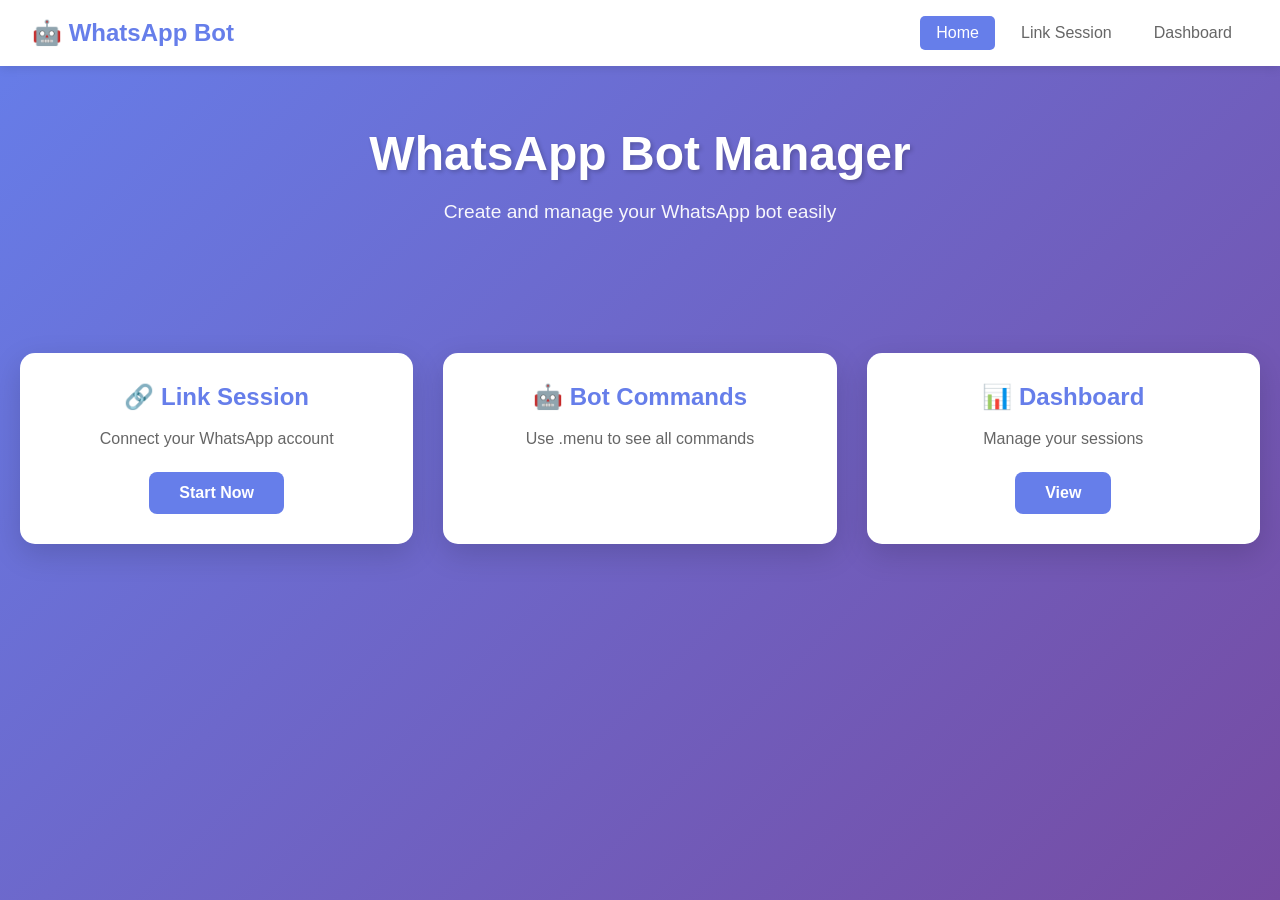
<file: index.html>
<!DOCTYPE html>
<html lang="en">
<head>
    <meta charset="UTF-8">
    <meta name="viewport" content="width=device-width, initial-scale=1.0">
    <title>WhatsApp Bot Manager</title>
    <link rel="stylesheet" href="styles.css">
</head>
<body>
    <nav class="navbar">
        <div class="nav-brand">🤖 WhatsApp Bot</div>
        <div class="nav-links">
            <a href="index.html" class="active">Home</a>
            <a href="link-session.html">Link Session</a>
            <a href="dashboard.html">Dashboard</a>
        </div>
    </nav>

    <div class="hero">
        <h1>WhatsApp Bot Manager</h1>
        <p>Create and manage your WhatsApp bot easily</p>
    </div>

    <div class="features">
        <div class="feature-card">
            <h3>🔗 Link Session</h3>
            <p>Connect your WhatsApp account</p>
            <a href="link-session.html" class="btn">Start Now</a>
        </div>
        <div class="feature-card">
            <h3>🤖 Bot Commands</h3>
            <p>Use .menu to see all commands</p>
        </div>
        <div class="feature-card">
            <h3>📊 Dashboard</h3>
            <p>Manage your sessions</p>
            <a href="dashboard.html" class="btn">View</a>
        </div>
    </div>
</body>
</html>
</file>
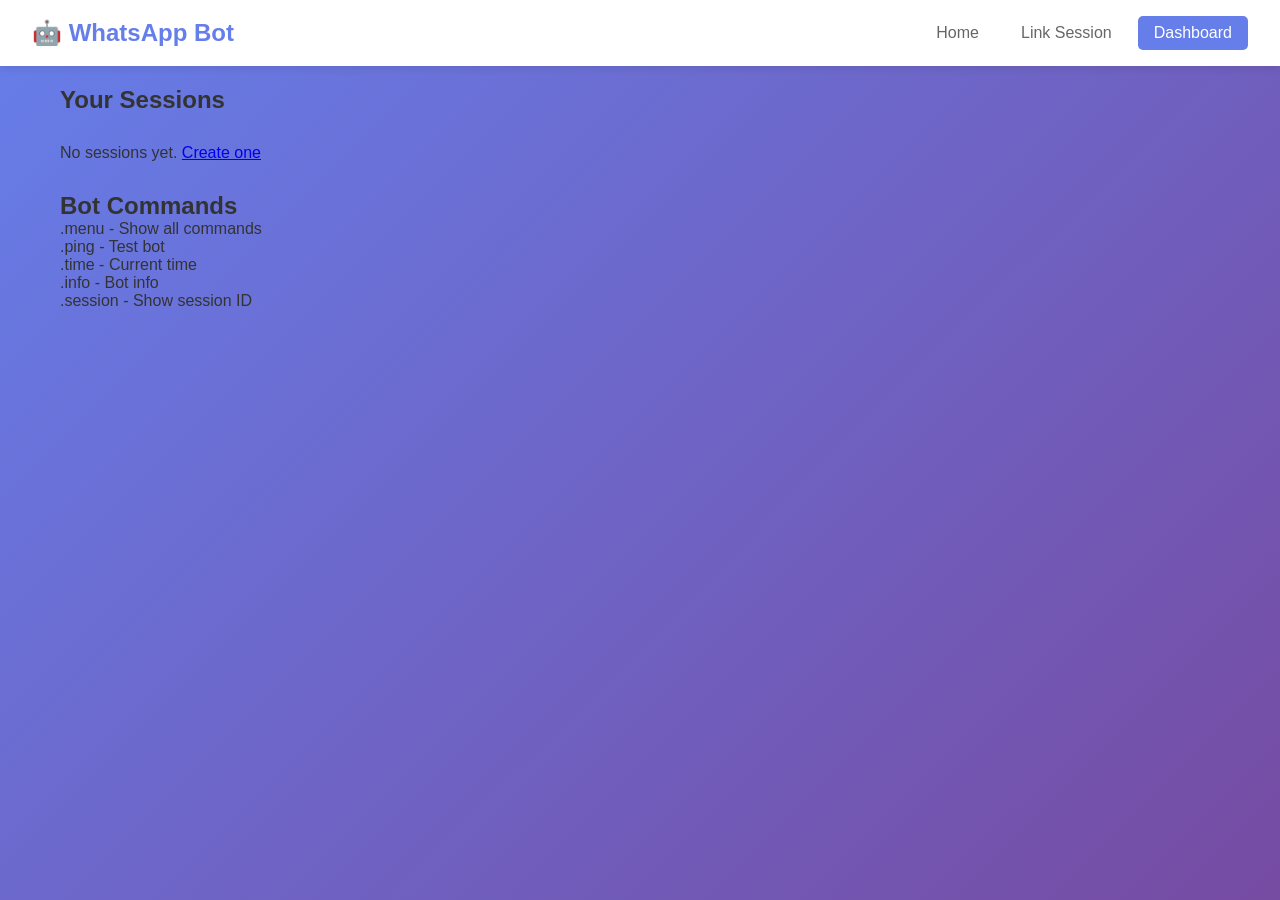
<file: dashboard.html>
<!DOCTYPE html>
<html lang="en">
<head>
    <meta charset="UTF-8">
    <meta name="viewport" content="width=device-width, initial-scale=1.0">
    <title>Dashboard - WhatsApp Bot</title>
    <link rel="stylesheet" href="styles.css">
</head>
<body>
    <nav class="navbar">
        <div class="nav-brand">🤖 WhatsApp Bot</div>
        <div class="nav-links">
            <a href="index.html">Home</a>
            <a href="link-session.html">Link Session</a>
            <a href="dashboard.html" class="active">Dashboard</a>
        </div>
    </nav>

    <div class="container">
        <h2>Your Sessions</h2>
        <div id="sessionList" class="session-list"></div>

        <h2>Bot Commands</h2>
        <div class="commands">
            <div class="command">.menu - Show all commands</div>
            <div class="command">.ping - Test bot</div>
            <div class="command">.time - Current time</div>
            <div class="command">.info - Bot info</div>
            <div class="command">.session - Show session ID</div>
        </div>
    </div>

    <script>
        function loadSessions() {
            const sessions = JSON.parse(localStorage.getItem('sessions') || '[]');
            const list = document.getElementById('sessionList');
            
            if (sessions.length === 0) {
                list.innerHTML = '<p>No sessions yet. <a href="link-session.html">Create one</a></p>';
                return;
            }

            let html = '';
            sessions.forEach(s => {
                html += `
                    <div class="session-card">
                        <div><strong>Session:</strong> ${s.id}</div>
                        <div><strong>Phone:</strong> ${s.phone}</div>
                        <div><strong>Date:</strong> ${new Date(s.date).toLocaleString()}</div>
                        <div><span class="status">✅ Active</span></div>
                    </div>
                `;
            });
            list.innerHTML = html;
        }

        loadSessions();
    </script>
</body>
</html>
</file>
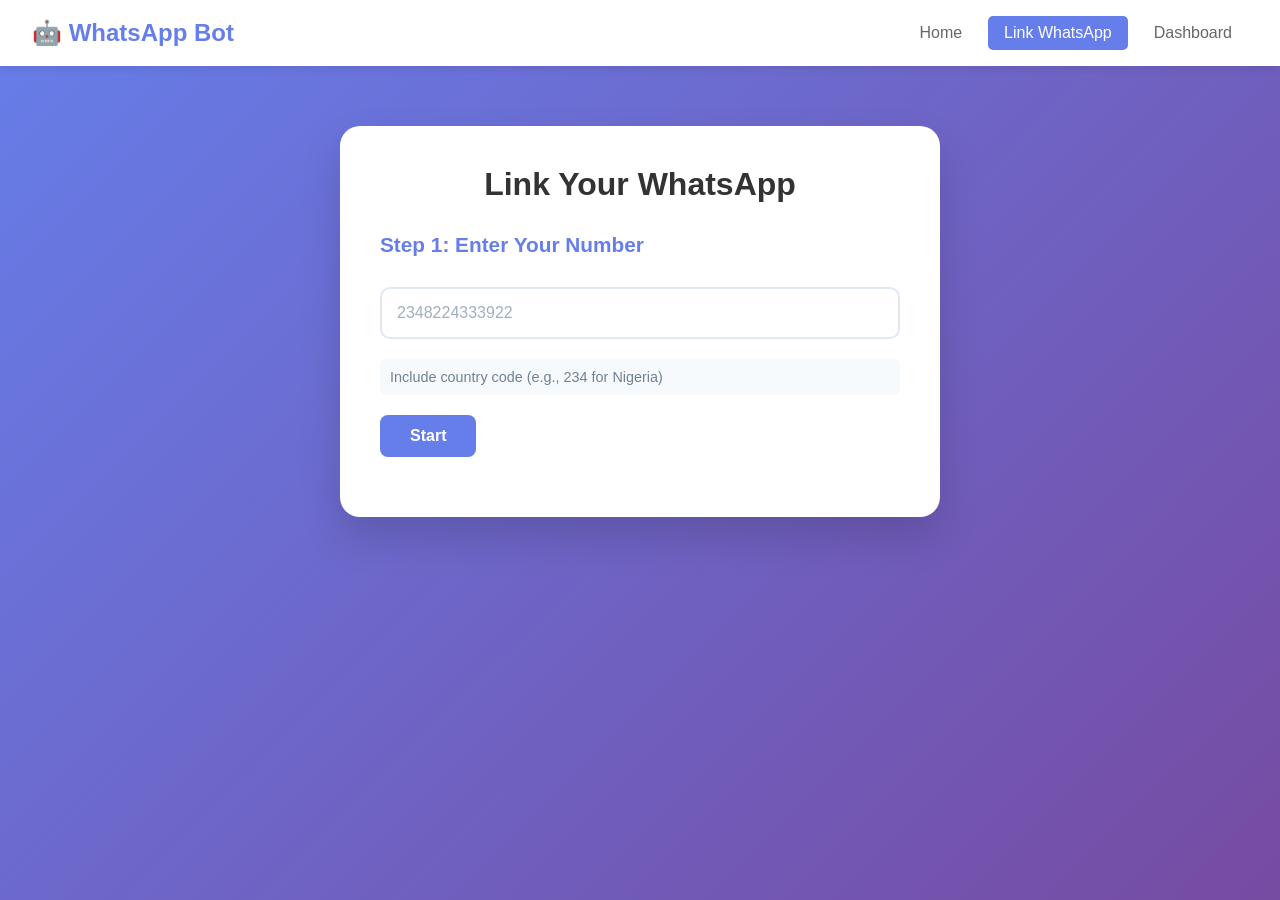
<file: link-session.html>
<!DOCTYPE html>
<html lang="en">
<head>
    <meta charset="UTF-8">
    <meta name="viewport" content="width=device-width, initial-scale=1.0">
    <title>Link WhatsApp - Bot</title>
    <link rel="stylesheet" href="styles.css">
    <script src="https://cdn.socket.io/4.6.1/socket.io.min.js"></script>
</head>
<body>
    <nav class="navbar">
        <div class="nav-brand">🤖 WhatsApp Bot</div>
        <div class="nav-links">
            <a href="index.html">Home</a>
            <a href="link-session.html" class="active">Link WhatsApp</a>
            <a href="dashboard.html">Dashboard</a>
        </div>
    </nav>

    <div class="container">
        <div class="session-box">
            <h2>Link Your WhatsApp</h2>
            
            <!-- Step 1: Enter Phone Number -->
            <div id="step1" class="step active">
                <h3>Step 1: Enter Your Number</h3>
                <input type="text" id="phoneNumber" placeholder="2348224333922" class="input-field">
                <p class="note">Include country code (e.g., 234 for Nigeria)</p>
                <button onclick="startWhatsApp()" class="btn-primary">Start</button>
                <div id="message1" class="message"></div>
            </div>

            <!-- Step 2: Show Code -->
            <div id="step2" class="step">
                <h3>Step 2: Enter This Code in WhatsApp</h3>
                
                <div class="code-box" id="codeDisplay">------</div>
                
                <div class="instructions">
                    <p>1. Open WhatsApp on your phone</p>
                    <p>2. Go to <strong>Settings → Linked Devices</strong></p>
                    <p>3. Tap <strong>Link a Device</strong></p>
                    <p>4. Enter this code: <strong id="codeText"></strong></p>
                </div>
                
                <button onclick="copyCode()" class="btn-secondary">Copy Code</button>
                
                <div class="spinner"></div>
                <p>Waiting for you to enter the code...</p>
                
                <div id="message2" class="message"></div>
            </div>

            <!-- Step 3: Success -->
            <div id="step3" class="step">
                <div class="success-box">
                    <h3>✅ Connected!</h3>
                    <p>Your WhatsApp is now linked</p>
                    <p><strong>Session ID:</strong> <span id="sessionIdDisplay"></span></p>
                    <button onclick="copySessionId()" class="btn-secondary">Copy Session ID</button>
                    <a href="dashboard.html" class="btn-primary">Go to Dashboard</a>
                </div>
            </div>
        </div>
    </div>

    <script>
        const BACKEND_URL = 'https://whatapp-bot-backend.onrender.com';
        
        let socket = null;
        let currentSessionId = null;
        let currentCode = null;

        function startWhatsApp() {
            const phone = document.getElementById('phoneNumber').value;
            if (!phone) {
                showMessage('message1', 'Enter phone number', 'error');
                return;
            }

            showMessage('message1', 'Starting...', 'info');

            socket = io(BACKEND_URL);
            
            socket.on('connect', () => {
                fetch(`${BACKEND_URL}/api/start-whatsapp`, {
                    method: 'POST',
                    headers: { 'Content-Type': 'application/json' },
                    body: JSON.stringify({ 
                        phoneNumber: phone,
                        socketId: socket.id 
                    }
                )});
            });

            socket.on('code_ready', (data) => {
                currentCode = data.code;
                
                // Show step 2
                document.getElementById('step1').classList.remove('active');
                document.getElementById('step2').classList.add('active');
                
                document.getElementById('codeDisplay').textContent = data.code;
                document.getElementById('codeText').textContent = data.code;
            });

            socket.on('connected', (data) => {
                currentSessionId = data.sessionId;
                
                // Show step 3
                document.getElementById('step2').classList.remove('active');
                document.getElementById('step3').classList.add('active');
                
                document.getElementById('sessionIdDisplay').textContent = data.sessionId;
                
                // Save session
                const sessions = JSON.parse(localStorage.getItem('sessions') || '[]');
                sessions.push({
                    id: data.sessionId,
                    phone: phone,
                    date: new Date().toISOString()
                });
                localStorage.setItem('sessions', JSON.stringify(sessions));
            });

            socket.on('error', (data) => {
                showMessage('message1', data.message, 'error');
            });
        }

        function copyCode() {
            navigator.clipboard.writeText(currentCode);
            showMessage('message2', 'Code copied!', 'success');
        }

        function copySessionId() {
            const id = document.getElementById('sessionIdDisplay').textContent;
            navigator.clipboard.writeText(id);
            alert('Session ID copied!');
        }

        function showMessage(elementId, message, type) {
            const element = document.getElementById(elementId);
            if (element) {
                element.innerHTML = `<div class="${type}">${message}</div>`;
            }
        }
    </script>
</body>
    </html>
</file>
<file: styles.css>
* {
    margin: 0;
    padding: 0;
    box-sizing: border-box;
}

body {
    font-family: -apple-system, BlinkMacSystemFont, 'Segoe UI', Roboto, Oxygen, Ubuntu, Cantarell, sans-serif;
    background: linear-gradient(135deg, #667eea 0%, #764ba2 100%);
    min-height: 100vh;
    color: #333;
}

/* Navbar Styles */
.navbar {
    background: white;
    padding: 1rem 2rem;
    display: flex;
    justify-content: space-between;
    align-items: center;
    box-shadow: 0 2px 10px rgba(0,0,0,0.1);
    position: sticky;
    top: 0;
    z-index: 1000;
}

.nav-brand {
    font-size: 1.5rem;
    font-weight: bold;
    color: #667eea;
    display: flex;
    align-items: center;
    gap: 8px;
}

.nav-links {
    display: flex;
    gap: 10px;
}

.nav-links a {
    text-decoration: none;
    color: #666;
    padding: 8px 16px;
    border-radius: 5px;
    transition: all 0.3s ease;
    font-weight: 500;
}

.nav-links a:hover {
    background: #f0f0f0;
    color: #667eea;
}

.nav-links a.active {
    background: #667eea;
    color: white;
}

/* Container Styles */
.container {
    max-width: 1200px;
    margin: 0 auto;
    padding: 20px;
}

/* Hero Section */
.hero {
    text-align: center;
    color: white;
    padding: 60px 20px;
}

.hero h1 {
    font-size: 3rem;
    margin-bottom: 20px;
    text-shadow: 2px 2px 4px rgba(0,0,0,0.2);
}

.hero p {
    font-size: 1.2rem;
    opacity: 0.95;
    max-width: 600px;
    margin: 0 auto;
}

/* Features Grid */
.features {
    display: grid;
    grid-template-columns: repeat(auto-fit, minmax(300px, 1fr));
    gap: 30px;
    margin: 50px 0;
    padding: 20px;
}

.feature-card {
    background: white;
    border-radius: 15px;
    padding: 30px;
    text-align: center;
    box-shadow: 0 10px 30px rgba(0,0,0,0.15);
    transition: transform 0.3s ease, box-shadow 0.3s ease;
}

.feature-card:hover {
    transform: translateY(-5px);
    box-shadow: 0 15px 40px rgba(0,0,0,0.2);
}

.feature-card h3 {
    margin-bottom: 15px;
    color: #667eea;
    font-size: 1.5rem;
}

.feature-card p {
    color: #666;
    margin-bottom: 20px;
    line-height: 1.6;
}

/* Buttons */
.btn {
    display: inline-block;
    padding: 12px 30px;
    background: #667eea;
    color: white;
    text-decoration: none;
    border-radius: 8px;
    transition: background 0.3s ease;
    font-weight: 600;
    border: none;
    cursor: pointer;
    font-size: 1rem;
}

.btn:hover {
    background: #5a67d8;
    transform: translateY(-2px);
}

.btn-primary {
    padding: 12px 30px;
    background: #667eea;
    color: white;
    border: none;
    border-radius: 8px;
    cursor: pointer;
    font-size: 1rem;
    font-weight: 600;
    transition: all 0.3s ease;
}

.btn-primary:hover {
    background: #5a67d8;
    transform: translateY(-2px);
    box-shadow: 0 5px 15px rgba(102, 126, 234, 0.4);
}

.btn-secondary {
    padding: 10px 25px;
    background: #48bb78;
    color: white;
    border: none;
    border-radius: 8px;
    cursor: pointer;
    font-size: 0.95rem;
    font-weight: 500;
    transition: all 0.3s ease;
    margin-left: 10px;
}

.btn-secondary:hover {
    background: #38a169;
    transform: translateY(-2px);
}

.btn-small {
    padding: 8px 20px;
    background: #667eea;
    color: white;
    border: none;
    border-radius: 6px;
    cursor: pointer;
    font-size: 0.9rem;
    transition: all 0.3s ease;
}

.btn-small:hover {
    background: #5a67d8;
}

/* Session Box */
.session-box {
    background: white;
    border-radius: 20px;
    padding: 40px;
    max-width: 600px;
    margin: 40px auto;
    box-shadow: 0 20px 40px rgba(0,0,0,0.15);
}

.session-box h2 {
    color: #333;
    margin-bottom: 30px;
    text-align: center;
    font-size: 2rem;
}

/* Steps */
.step {
    display: none;
    animation: fadeIn 0.5s ease;
}

.step.active {
    display: block;
}

@keyframes fadeIn {
    from {
        opacity: 0;
        transform: translateY(20px);
    }
    to {
        opacity: 1;
        transform: translateY(0);
    }
}

.step h3 {
    color: #667eea;
    margin-bottom: 20px;
    font-size: 1.3rem;
}

/* Form Elements */
.input-field {
    width: 100%;
    padding: 15px;
    margin: 10px 0 20px;
    border: 2px solid #e2e8f0;
    border-radius: 10px;
    font-size: 1rem;
    transition: border-color 0.3s ease;
}

.input-field:focus {
    outline: none;
    border-color: #667eea;
}

.input-field::placeholder {
    color: #a0aec0;
}

/* Notes and Info */
.note {
    color: #718096;
    font-size: 0.9rem;
    margin-bottom: 20px;
    padding: 10px;
    background: #f7fafc;
    border-radius: 6px;
}

.info {
    background: #ebf8ff;
    color: #2c5282;
    padding: 15px;
    border-radius: 10px;
    margin: 15px 0;
    border-left: 4px solid #4299e1;
}

.highlight {
    background: #e9d8fd;
    color: #553c9a;
    padding: 15px;
    border-radius: 10px;
    font-weight: bold;
    margin: 15px 0;
    border-left: 4px solid #9f7aea;
}

/* QR Container */
.qr-container {
    text-align: center;
    padding: 30px;
    background: #f7fafc;
    border-radius: 15px;
    margin: 20px 0;
}

.qr-container img {
    max-width: 300px;
    border: 10px solid white;
    border-radius: 10px;
    box-shadow: 0 10px 30px rgba(0,0,0,0.1);
}

/* Waiting Box */
.waiting-box {
    text-align: center;
    padding: 40px 30px;
    background: #f7fafc;
    border-radius: 15px;
    margin: 20px 0;
}

/* Spinner Animation */
.spinner {
    border: 4px solid #e2e8f0;
    border-top: 4px solid #667eea;
    border-radius: 50%;
    width: 50px;
    height: 50px;
    animation: spin 1s linear infinite;
    margin: 0 auto 20px;
}

@keyframes spin {
    0% { transform: rotate(0deg); }
    100% { transform: rotate(360deg); }
}

/* Success Box */
.success-box {
    background: #c6f6d5;
    color: #22543d;
    padding: 30px;
    border-radius: 15px;
    margin: 20px 0;
    text-align: center;
    border-left: 4px solid #48bb78;
}

.success-box p {
    margin: 10px 0;
    font-size: 1.1rem;
}

/* Session ID Display */
.session-id {
    font-size: 1.8rem;
    font-weight: bold;
    margin: 20px 0;
    padding: 20px;
    background: white;
    border-radius: 10px;
    font-family: 'Courier New', monospace;
    letter-spacing: 2px;
    border: 2px dashed #48bb78;
    word-break: break-all;
}

/* Status Messages */
.status {
    margin: 20px 0;
    padding: 15px;
    border-radius: 10px;
    text-align: center;
    font-weight: 500;
}

.message {
    margin-top: 20px;
}

.message .success {
    background: #c6f6d5;
    color: #22543d;
    padding: 15px;
    border-radius: 10px;
    border-left: 4px solid #48bb78;
    animation: slideIn 0.3s ease;
}

.message .error {
    background: #fed7d7;
    color: #742a2a;
    padding: 15px;
    border-radius: 10px;
    border-left: 4px solid #f56565;
    animation: slideIn 0.3s ease;
}

.message .info {
    background: #bee3f8;
    color: #2c5282;
    padding: 15px;
    border-radius: 10px;
    border-left: 4px solid #4299e1;
    animation: slideIn 0.3s ease;
}

@keyframes slideIn {
    from {
        opacity: 0;
        transform: translateX(-20px);
    }
    to {
        opacity: 1;
        transform: translateX(0);
    }
}

/* Dashboard Styles */
.dashboard {
    background: white;
    border-radius: 20px;
    padding: 40px;
    box-shadow: 0 20px 40px rgba(0,0,0,0.1);
}

.dashboard h1 {
    color: #333;
    margin-bottom: 30px;
    font-size: 2rem;
}

.dashboard h2 {
    color: #667eea;
    margin: 40px 0 20px;
    font-size: 1.5rem;
}

/* Session List */
.session-list {
    margin: 30px 0;
}

.no-sessions {
    text-align: center;
    padding: 60px 40px;
    background: #f7fafc;
    border-radius: 15px;
    color: #718096;
}

.no-sessions p {
    margin-bottom: 20px;
    font-size: 1.1rem;
}

.session-card {
    background: #f7fafc;
    border-radius: 15px;
    padding: 25px;
    margin: 15px 0;
    border: 1px solid #e2e8f0;
    transition: all 0.3s ease;
    display: grid;
    grid-template-columns: 1fr auto;
    gap: 15px;
    align-items: center;
}

.session-card:hover {
    box-shadow: 0 10px 30px rgba(0,0,0,0.1);
    border-color: #667eea;
}

.session-info {
    display: flex;
    flex-direction: column;
    gap: 8px;
}

.session-info div {
    display: flex;
    align-items: center;
    gap: 10px;
}

.session-info strong {
    color: #4a5568;
    min-width: 80px;
}

.status-connected {
    color: #48bb78;
    font-weight: bold;
    display: inline-flex;
    align-items: center;
    gap: 5px;
}

.status-connected::before {
    content: "●";
    font-size: 1.2rem;
    animation: pulse 2s infinite;
}

@keyframes pulse {
    0% { opacity: 1; }
    50% { opacity: 0.5; }
    100% { opacity: 1; }
}

/* Commands Grid */
.commands-grid {
    display: grid;
    grid-template-columns: repeat(auto-fit, minmax(250px, 1fr));
    gap: 20px;
    margin-top: 20px;
}

.command-card {
    background: #f7fafc;
    padding: 20px;
    border-radius: 12px;
    border: 1px solid #e2e8f0;
    transition: all 0.3s ease;
}

.command-card:hover {
    border-color: #667eea;
    transform: translateY(-2px);
}

.command-card code {
    background: #e2e8f0;
    padding: 8px 12px;
    border-radius: 6px;
    font-size: 1.1rem;
    font-weight: bold;
    color: #4a5568;
    display: inline-block;
    margin-bottom: 10px;
}

.command-card span {
    color: #718096;
    font-size: 0.95rem;
    display: block;
}

/* How It Works Section */
.how-it-works {
    background: white;
    border-radius: 20px;
    padding: 50px;
    margin-top: 50px;
    box-shadow: 0 20px 40px rgba(0,0,0,0.1);
}

.how-it-works h2 {
    text-align: center;
    margin-bottom: 40px;
    color: #333;
    font-size: 2rem;
}

.steps-container {
    display: flex;
    justify-content: space-around;
    flex-wrap: wrap;
    gap: 20px;
}

.step-item {
    text-align: center;
    flex: 1;
    min-width: 150px;
    position: relative;
}

.step-number {
    display: inline-block;
    width: 60px;
    height: 60px;
    background: #667eea;
    color: white;
    border-radius: 50%;
    line-height: 60px;
    font-size: 1.8rem;
    font-weight: bold;
    margin-bottom: 20px;
    box-shadow: 0 10px 20px rgba(102, 126, 234, 0.3);
}

.step-item p {
    color: #4a5568;
    font-weight: 500;
}

/* Result Container */
.result {
    margin-top: 20px;
}

/* Responsive Design */
@media (max-width: 768px) {
    .navbar {
        flex-direction: column;
        gap: 15px;
        padding: 15px;
    }
    
    .nav-links {
        width: 100%;
        justify-content: center;
        flex-wrap: wrap;
    }
    
    .nav-links a {
        padding: 6px 12px;
        font-size: 0.9rem;
    }
    
    .hero h1 {
        font-size: 2rem;
    }
    
    .hero p {
        font-size: 1rem;
    }
    
    .features {
        grid-template-columns: 1fr;
        padding: 10px;
    }
    
    .session-box {
        padding: 25px;
        margin: 20px 10px;
    }
    
    .session-box h2 {
        font-size: 1.5rem;
    }
    
    .qr-container img {
        max-width: 250px;
    }
    
    .session-card {
        grid-template-columns: 1fr;
        text-align: center;
    }
    
    .session-info div {
        justify-content: center;
    }
    
    .btn-secondary {
        margin-left: 0;
        margin-top: 10px;
        width: 100%;
    }
    
    .steps-container {
        flex-direction: column;
        align-items: center;
    }
    
    .step-item {
        width: 100%;
        max-width: 300px;
    }
    
    .session-id {
        font-size: 1.2rem;
        word-break: break-all;
    }
}

/* Small phones */
@media (max-width: 480px) {
    .hero h1 {
        font-size: 1.8rem;
    }
    
    .feature-card {
        padding: 20px;
    }
    
    .btn-primary, .btn-secondary {
        width: 100%;
        margin: 5px 0;
    }
    
    .session-box {
        padding: 20px;
    }
    
    .input-field {
        padding: 12px;
    }
    
    .qr-container img {
        max-width: 200px;
    }
}

/* Loading States */
.loading {
    opacity: 0.7;
    pointer-events: none;
    position: relative;
}

.loading::after {
    content: "";
    position: absolute;
    top: 50%;
    left: 50%;
    width: 30px;
    height: 30px;
    border: 3px solid #f3f3f3;
    border-top: 3px solid #667eea;
    border-radius: 50%;
    animation: spin 1s linear infinite;
}

/* Tooltips */
[data-tooltip] {
    position: relative;
    cursor: help;
}

[data-tooltip]:before {
    content: attr(data-tooltip);
    position: absolute;
    bottom: 100%;
    left: 50%;
    transform: translateX(-50%);
    padding: 8px 12px;
    background: #333;
    color: white;
    font-size: 0.85rem;
    border-radius: 6px;
    white-space: nowrap;
    opacity: 0;
    visibility: hidden;
    transition: all 0.3s ease;
    z-index: 1000;
}

[data-tooltip]:hover:before {
    opacity: 1;
    visibility: visible;
    bottom: 120%;
}

/* Footer (optional - add if you want) */
.footer {
    text-align: center;
    padding: 30px;
    color: white;
    opacity: 0.8;
    font-size: 0.9rem;
}

.footer a {
    color: white;
    text-decoration: underline;
    }

/* Add these to your existing styles.css */
.code-box {
    font-size: 3rem;
    font-weight: bold;
    font-family: monospace;
    text-align: center;
    padding: 30px;
    background: linear-gradient(135deg, #667eea 0%, #764ba2 100%);
    color: white;
    border-radius: 15px;
    margin: 20px 0;
    letter-spacing: 5px;
    box-shadow: 0 10px 30px rgba(0,0,0,0.2);
}

.instructions {
    background: #f7fafc;
    padding: 20px;
    border-radius: 10px;
    margin: 20px 0;
    line-height: 2;
}

.instructions p {
    margin: 10px 0;
}

.instructions strong {
    color: #667eea;
}

.spinner {
    border: 4px solid #f3f3f3;
    border-top: 4px solid #667eea;
    border-radius: 50%;
    width: 40px;
    height: 40px;
    animation: spin 1s linear infinite;
    margin: 20px auto;
}

@keyframes spin {
    0% { transform: rotate(0deg); }
    100% { transform: rotate(360deg); }
}
</file>
